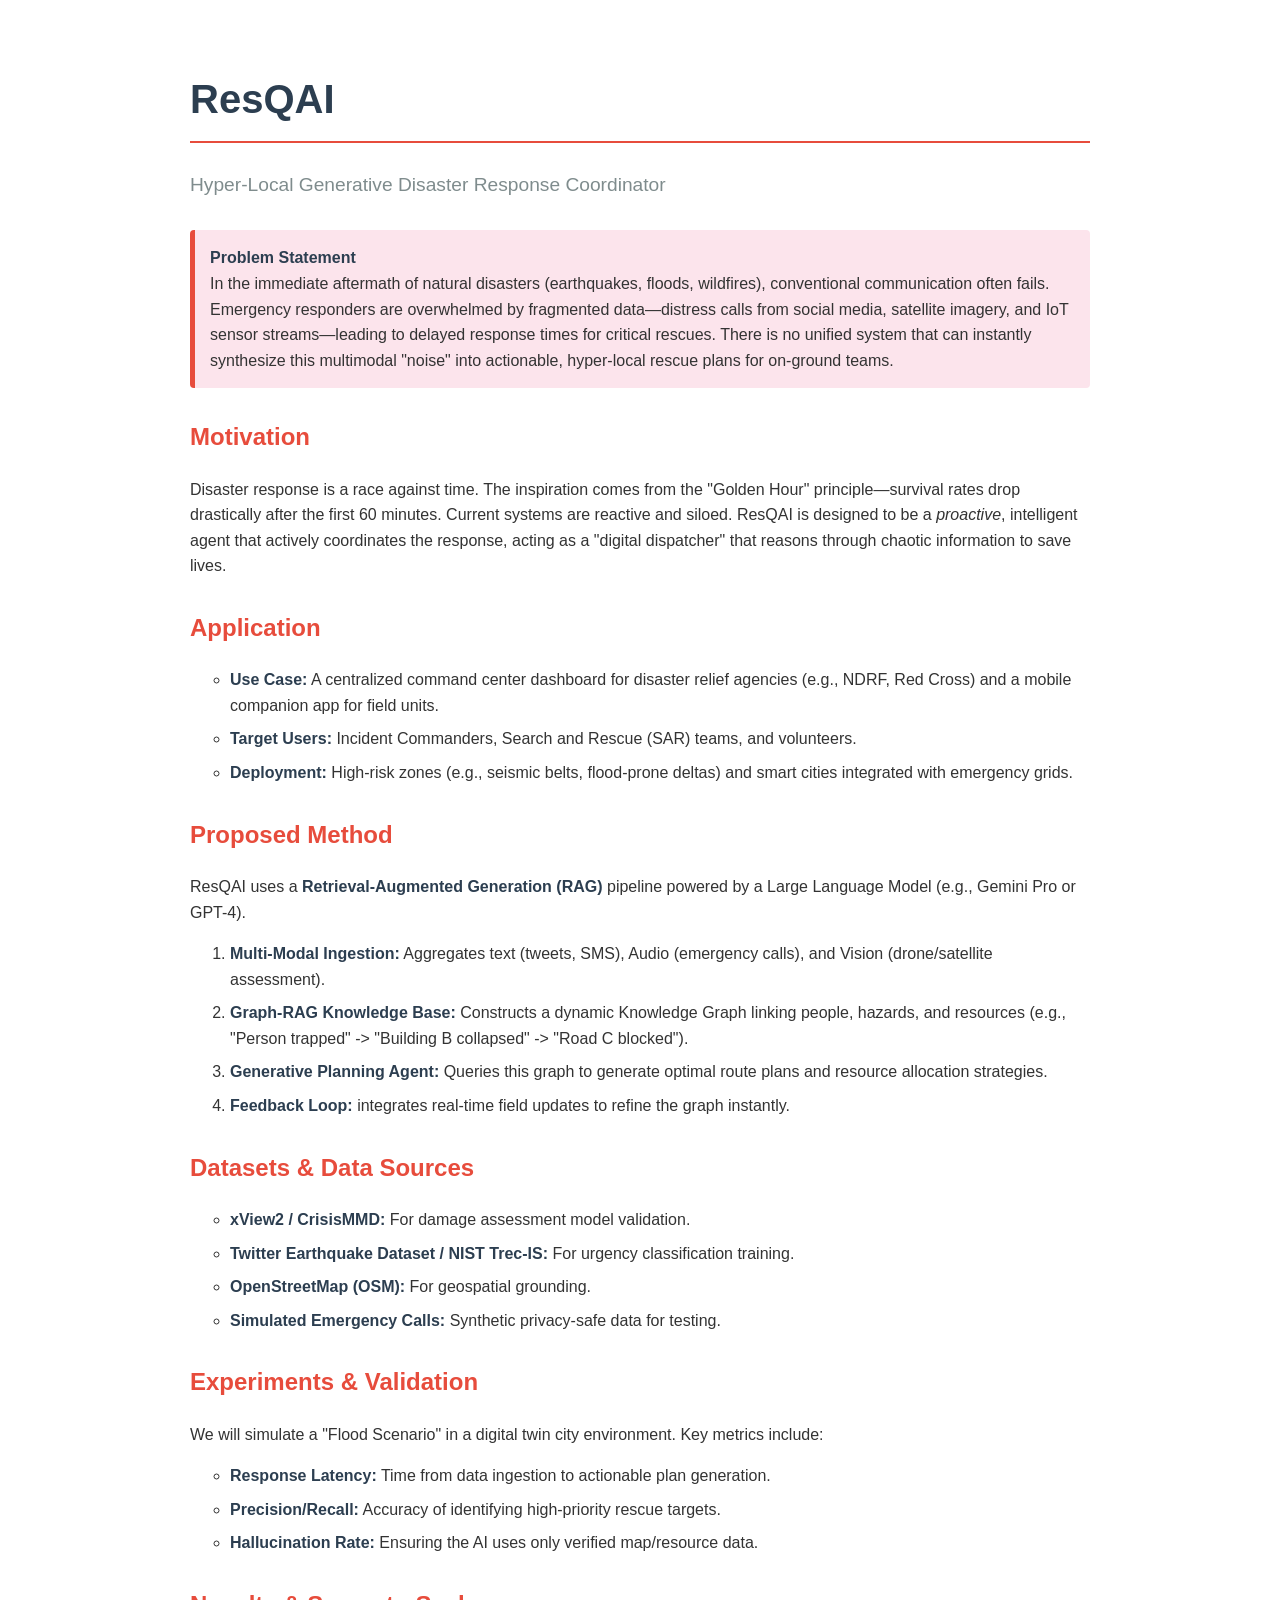
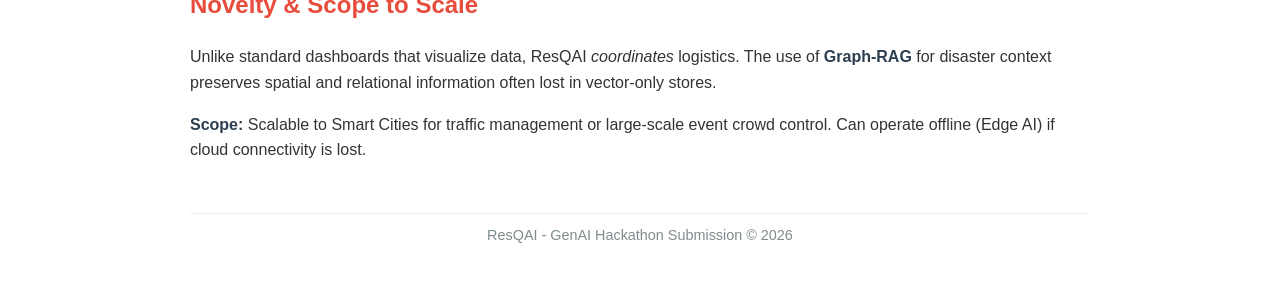
<file: submission/submission_one_pager.html>
<!DOCTYPE html>
<html lang="en">

<head>
    <meta charset="UTF-8">
    <meta name="viewport" content="width=device-width, initial-scale=1.0">
    <title>ResQAI: Hyper-Local Generative Disaster Response Coordinator</title>
    <style>
        body {
            font-family: 'Segoe UI', Tahoma, Geneva, Verdana, sans-serif;
            color: #333;
            line-height: 1.6;
            max-width: 900px;
            margin: 0 auto;
            padding: 40px;
            background-color: #fff;
        }

        h1 {
            color: #2c3e50;
            border-bottom: 2px solid #e74c3c;
            padding-bottom: 10px;
            font-size: 2.5em;
        }

        h2 {
            color: #e74c3c;
            margin-top: 30px;
            font-size: 1.5em;
        }

        .subtitle {
            font-size: 1.2em;
            color: #7f8c8d;
            margin-bottom: 30px;
        }

        .section {
            margin-bottom: 20px;
        }

        .highlight {
            background-color: #fce4ec;
            /* Light pink/red tint */
            padding: 15px;
            border-left: 5px solid #e74c3c;
            border-radius: 4px;
            margin: 20px 0;
        }

        strong {
            color: #2c3e50;
        }

        ul {
            list-style-type: circle;
        }

        li {
            margin-bottom: 8px;
        }

        .footer {
            margin-top: 50px;
            border-top: 1px solid #eee;
            padding-top: 10px;
            font-size: 0.9em;
            color: #7f8c8d;
            text-align: center;
        }

        @media print {
            body {
                padding: 20px;
            }

            a {
                text-decoration: none;
                color: #333;
            }
        }
    </style>
</head>

<body>

    <h1>ResQAI</h1>
    <div class="subtitle">Hyper-Local Generative Disaster Response Coordinator</div>

    <div class="section highlight">
        <strong>Problem Statement</strong><br>
        In the immediate aftermath of natural disasters (earthquakes, floods, wildfires), conventional communication
        often fails. Emergency responders are overwhelmed by fragmented data—distress calls from social media, satellite
        imagery, and IoT sensor streams—leading to delayed response times for critical rescues. There is no unified
        system that can instantly synthesize this multimodal "noise" into actionable, hyper-local rescue plans for
        on-ground teams.
    </div>

    <div class="section">
        <h2>Motivation</h2>
        <p>Disaster response is a race against time. The inspiration comes from the "Golden Hour" principle—survival
            rates drop drastically after the first 60 minutes. Current systems are reactive and siloed. ResQAI is
            designed to be a <em>proactive</em>, intelligent agent that actively coordinates the response, acting as a
            "digital dispatcher" that reasons through chaotic information to save lives.</p>
    </div>

    <div class="section">
        <h2>Application</h2>
        <ul>
            <li><strong>Use Case:</strong> A centralized command center dashboard for disaster relief agencies (e.g.,
                NDRF, Red Cross) and a mobile companion app for field units.</li>
            <li><strong>Target Users:</strong> Incident Commanders, Search and Rescue (SAR) teams, and volunteers.</li>
            <li><strong>Deployment:</strong> High-risk zones (e.g., seismic belts, flood-prone deltas) and smart cities
                integrated with emergency grids.</li>
        </ul>
    </div>

    <div class="section">
        <h2>Proposed Method</h2>
        <p>ResQAI uses a <strong>Retrieval-Augmented Generation (RAG)</strong> pipeline powered by a Large Language
            Model (e.g., Gemini Pro or GPT-4).</p>
        <ol>
            <li><strong>Multi-Modal Ingestion:</strong> Aggregates text (tweets, SMS), Audio (emergency calls), and
                Vision (drone/satellite assessment).</li>
            <li><strong>Graph-RAG Knowledge Base:</strong> Constructs a dynamic Knowledge Graph linking people, hazards,
                and resources (e.g., "Person trapped" -> "Building B collapsed" -> "Road C blocked").</li>
            <li><strong>Generative Planning Agent:</strong> Queries this graph to generate optimal route plans and
                resource allocation strategies.</li>
            <li><strong>Feedback Loop:</strong> integrates real-time field updates to refine the graph instantly.</li>
        </ol>
    </div>

    <div class="section">
        <h2>Datasets & Data Sources</h2>
        <ul>
            <li><strong>xView2 / CrisisMMD:</strong> For damage assessment model validation.</li>
            <li><strong>Twitter Earthquake Dataset / NIST Trec-IS:</strong> For urgency classification training.</li>
            <li><strong>OpenStreetMap (OSM):</strong> For geospatial grounding.</li>
            <li><strong>Simulated Emergency Calls:</strong> Synthetic privacy-safe data for testing.</li>
        </ul>
    </div>

    <div class="section">
        <h2>Experiments & Validation</h2>
        <p>We will simulate a "Flood Scenario" in a digital twin city environment. Key metrics include:</p>
        <ul>
            <li><strong>Response Latency:</strong> Time from data ingestion to actionable plan generation.</li>
            <li><strong>Precision/Recall:</strong> Accuracy of identifying high-priority rescue targets.</li>
            <li><strong>Hallucination Rate:</strong> Ensuring the AI uses only verified map/resource data.</li>
        </ul>
    </div>

    <div class="section">
        <h2>Novelty & Scope to Scale</h2>
        <p>Unlike standard dashboards that visualize data, ResQAI <em>coordinates</em> logistics. The use of
            <strong>Graph-RAG</strong> for disaster context preserves spatial and relational information often lost in
            vector-only stores.</p>
        <p><strong>Scope:</strong> Scalable to Smart Cities for traffic management or large-scale event crowd control.
            Can operate offline (Edge AI) if cloud connectivity is lost.</p>
    </div>

    <div class="footer">
        ResQAI - GenAI Hackathon Submission &copy; 2026
    </div>

</body>

</html>
</file>
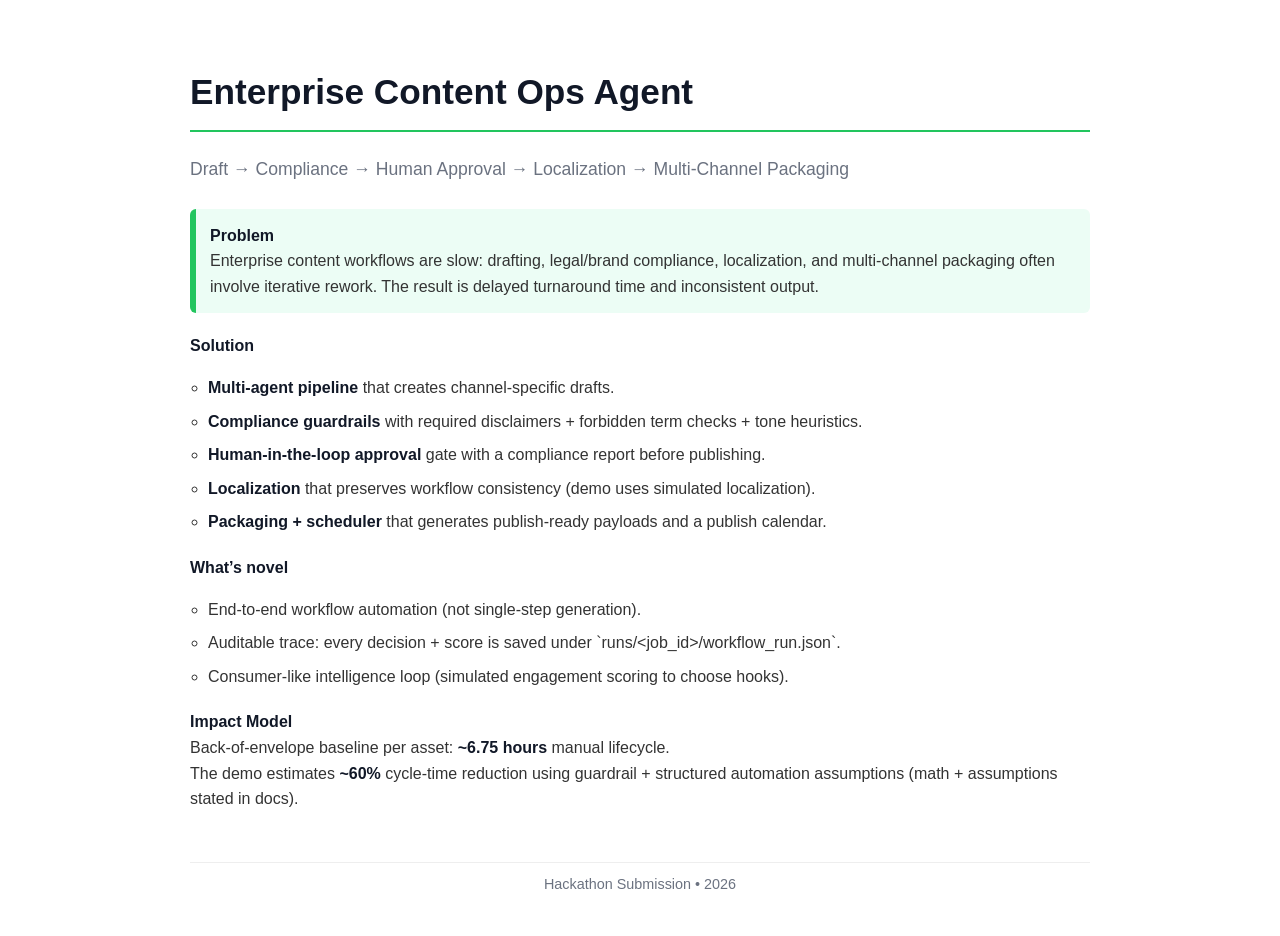
<file: submission/submission_one_pager_enterprise_content.html>
<!DOCTYPE html>
<html lang="en">
<head>
    <meta charset="UTF-8">
    <meta name="viewport" content="width=device-width, initial-scale=1.0">
    <title>Enterprise Content Ops Agent (Multi-Agent)</title>
    <style>
        body {
            font-family: 'Segoe UI', Tahoma, Geneva, Verdana, sans-serif;
            color: #333;
            line-height: 1.6;
            max-width: 900px;
            margin: 0 auto;
            padding: 40px;
            background-color: #fff;
        }
        h1 {
            color: #111827;
            border-bottom: 2px solid #22c55e;
            padding-bottom: 10px;
            font-size: 2.2em;
        }
        .subtitle {
            font-size: 1.1em;
            color: #6b7280;
            margin-bottom: 25px;
        }
        .section {
            margin-bottom: 20px;
        }
        .highlight {
            background-color: #ecfdf5;
            padding: 14px;
            border-left: 6px solid #22c55e;
            border-radius: 6px;
        }
        strong { color: #111827; }
        ul { list-style-type: circle; padding-left: 18px; }
        li { margin-bottom: 8px; }
        .footer {
            margin-top: 50px;
            border-top: 1px solid #eee;
            padding-top: 10px;
            font-size: 0.9em;
            color: #6b7280;
            text-align: center;
        }
        @media print {
            body { padding: 20px; }
        }
    </style>
</head>
<body>
    <h1>Enterprise Content Ops Agent</h1>
    <div class="subtitle">Draft → Compliance → Human Approval → Localization → Multi-Channel Packaging</div>

    <div class="section highlight">
        <strong>Problem</strong><br>
        Enterprise content workflows are slow: drafting, legal/brand compliance, localization, and multi-channel packaging often involve iterative rework.
        The result is delayed turnaround time and inconsistent output.
    </div>

    <div class="section">
        <strong>Solution</strong>
        <ul>
            <li><strong>Multi-agent pipeline</strong> that creates channel-specific drafts.</li>
            <li><strong>Compliance guardrails</strong> with required disclaimers + forbidden term checks + tone heuristics.</li>
            <li><strong>Human-in-the-loop approval</strong> gate with a compliance report before publishing.</li>
            <li><strong>Localization</strong> that preserves workflow consistency (demo uses simulated localization).</li>
            <li><strong>Packaging + scheduler</strong> that generates publish-ready payloads and a publish calendar.</li>
        </ul>
    </div>

    <div class="section">
        <strong>What’s novel</strong>
        <ul>
            <li>End-to-end workflow automation (not single-step generation).</li>
            <li>Auditable trace: every decision + score is saved under `runs/&lt;job_id&gt;/workflow_run.json`.</li>
            <li>Consumer-like intelligence loop (simulated engagement scoring to choose hooks).</li>
        </ul>
    </div>

    <div class="section">
        <strong>Impact Model</strong><br>
        Back-of-envelope baseline per asset: <strong>~6.75 hours</strong> manual lifecycle.<br>
        The demo estimates <strong>~60%</strong> cycle-time reduction using guardrail + structured automation assumptions (math + assumptions stated in docs).
    </div>

    <div class="footer">
        Hackathon Submission • 2026
    </div>
</body>
</html>
</file>
